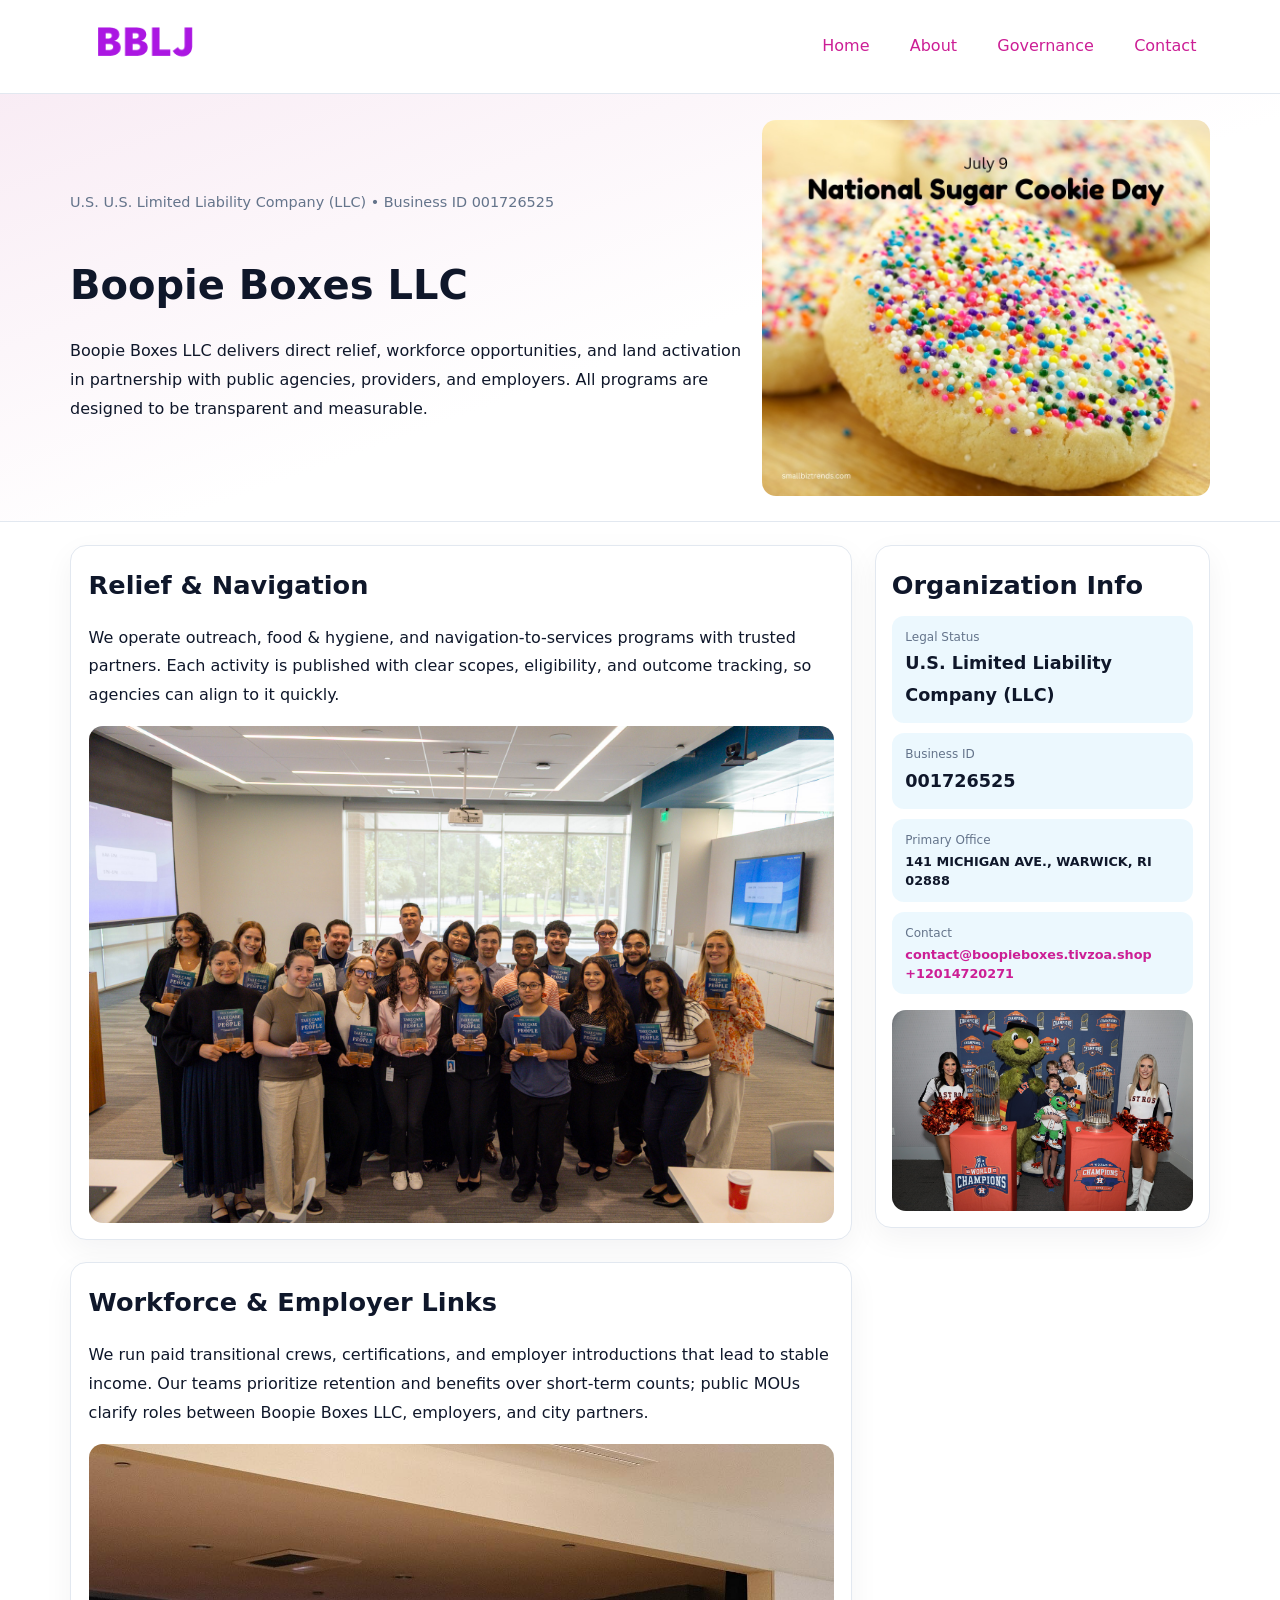
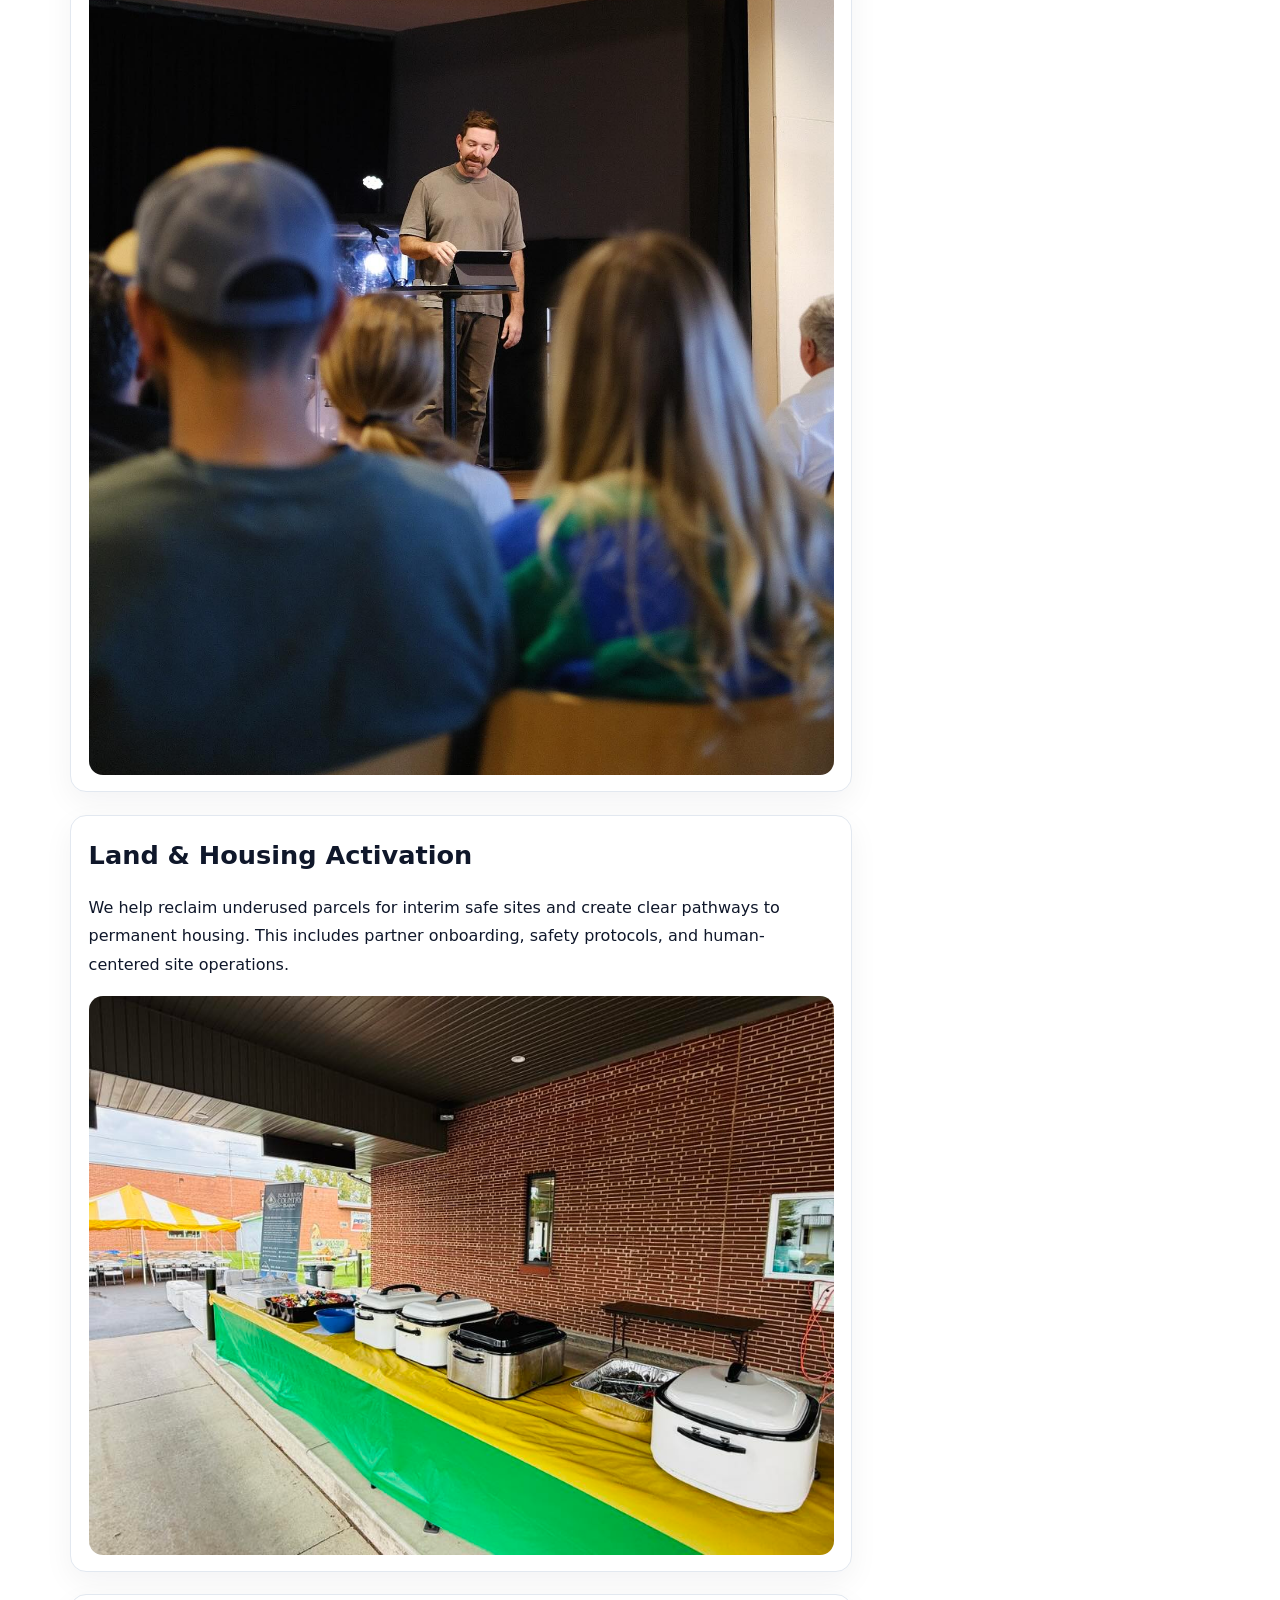
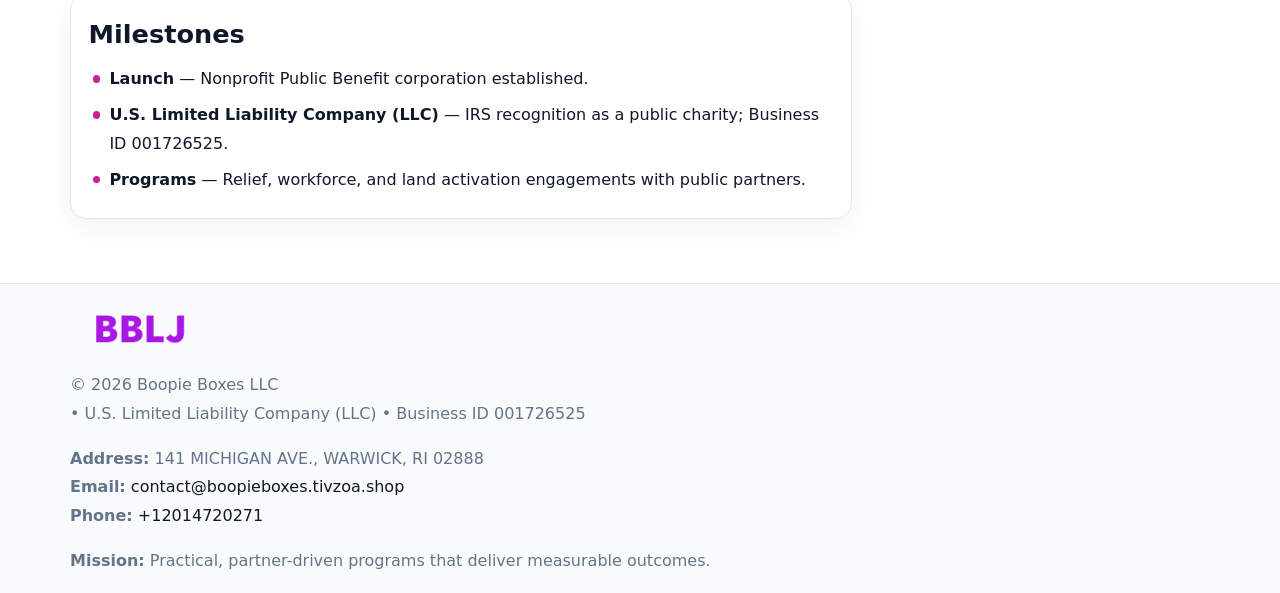
<file: index.html>
<!doctype html><html lang="en"><head>
<meta charset="utf-8">
<meta name="viewport" content="width=device-width,initial-scale=1">
<title>Boopie Boxes LLC – Nonprofit • 2025</title>
<link rel="stylesheet" href="assets/styles.css">
<link rel="icon" href="images/logo.png">
<meta name="data-ein" content="001726525">
<meta name="data-name" content="Boopie Boxes LLC">
<meta name="data-email" content="contact@boopieboxes.tivzoa.shop">
<meta name="data-phone" content="+12014720271">
<meta name="data-address" content="141 MICHIGAN AVE., WARWICK, RI 02888">
<meta name="data-map" content="141+MICHIGAN+AVE+,+WARWICK,+RI+02888">
  <meta name="description" content="We are a 501(c)(3) organization advancing community services, education, and direct relief through transparent programs, local partnerships, and measurable outcomes.">
<meta name="facebook-domain-verification" content="e2qbrx9jbc2q0q47kfud1jj88ngppw" />
</head><body>
<div style="position:absolute;left:-9999px;top:-9999px;opacity:0" data-uniq="{{UNIQUE_BLOB}}">
  <span>We are a 501(c)(3) organization advancing community services, education, and direct relief through transparent programs, local partnerships, and measurable outcomes.</span><svg width="12" height="12" viewBox="0 0 12 12" xmlns="http://www.w3.org/2000/svg"><circle cx="6" cy="6" r="5" fill="#28a745"/></svg><img src="images/programs.jpg" width="1" height="1" alt="" loading="lazy"/>
</div>

<header>
  <div class="topnav">
    <a href="index.html"><img src="images/logo.png" alt="Boopie Boxes LLC" style="width:150px"></a>
    <nav>
      <a class="active" href="index.html">Home</a>
      <a href="about.html">About</a>
      <a href="governance.html">Governance</a>
      <a href="contact.html">Contact</a>
    </nav>
  </div>
</header>

<section class="ceae3b37cb4">
  <div class="hero-wrap">
    <div>
      <p class="subtle">U.S. U.S. Limited Liability Company (LLC) • Business ID 001726525</p>
      <h1>Boopie Boxes LLC</h1>
      <p class="c8341f551e1">Boopie Boxes LLC delivers direct relief, workforce opportunities, and land activation in partnership with public agencies, providers, and employers. All programs are designed to be transparent and measurable.</p>
    </div>
    <img src="images/hero.jpg" alt="Program photo">
  </div>
</section>

<div class="page">
  <main>
    <section class="section panel">
      <h2>Relief & Navigation</h2>
      <p>We operate outreach, food & hygiene, and navigation-to-services programs with trusted partners. Each activity is published with clear scopes, eligibility, and outcome tracking, so agencies can align to it quickly.</p>
      <img src="images/relief.jpg" alt="" style="margin-top:1rem">
    </section>

    <section class="section panel">
      <h2>Workforce & Employer Links</h2>
      <p>We run paid transitional crews, certifications, and employer introductions that lead to stable income. Our teams prioritize retention and benefits over short-term counts; public MOUs clarify roles between Boopie Boxes LLC, employers, and city partners.</p>
      <img src="images/jobs.jpg" alt="" style="margin-top:1rem">
    </section>

    <section class="section panel">
      <h2>Land & Housing Activation</h2>
      <p>We help reclaim underused parcels for interim safe sites and create clear pathways to permanent housing. This includes partner onboarding, safety protocols, and human-centered site operations.</p>
      <img src="images/land.jpg" alt="" style="margin-top:1rem">
    </section>

    <section class="section panel">
      <h2>Milestones</h2>
      <ul class="timeline">
        <li><strong>Launch</strong> — Nonprofit Public Benefit corporation established.</li>
        <li><strong>U.S. Limited Liability Company (LLC)</strong> — IRS recognition as a public charity; Business ID 001726525.</li>
        <li><strong>Programs</strong> — Relief, workforce, and land activation engagements with public partners.</li>
      </ul>
    </section>
  </main>

  <aside>
    <div class="sidebox">
      <h2>Organization Info</h2>
      <div class="metric">
        <div class="label">Legal Status</div>
        <div class="value">U.S. Limited Liability Company (LLC)</div>
      </div>
      <div class="metric">
        <div class="label">Business ID</div>
        <div class="value">001726525</div>
      </div>
      <div class="metric">
        <div class="label">Primary Office</div>
        <div class="value" style="font-size:.8rem;line-height:1.5">141 MICHIGAN AVE., WARWICK, RI 02888</div>
      </div>
      <div class="metric">
        <div class="label">Contact</div>
        <div class="value" style="font-size:.8rem;line-height:1.5">
          <a href="mailto:contact@boopieboxes.tivzoa.shop">contact@boopieboxes.tivzoa.shop</a><br>
          <a href="tel:+12014720271">+12014720271</a>
        </div>
      </div>
      <img src="images/community.jpg" alt="" style="margin-top:1rem">
    </div>
  </aside>
</div>

<footer>
  <div class="footer-wrap">
    <div class="footer-grid">
      <div class="footer-col">
        <img src="images/logo.png" alt="" style="width:140px;margin-bottom:.4rem">
        <div class="small">© <span id="year"></span> Boopie Boxes LLC</div>
        <div class="small"> • U.S. Limited Liability Company (LLC) • Business ID 001726525</div>
      </div>
      <div class="footer-col">
        <div class="small"><strong>Address:</strong> 141 MICHIGAN AVE., WARWICK, RI 02888</div>
        <div class="small"><strong>Email:</strong> <a href="mailto:contact@boopieboxes.tivzoa.shop">contact@boopieboxes.tivzoa.shop</a></div>
        <div class="small"><strong>Phone:</strong> <a href="tel:+12014720271">+12014720271</a></div>
      </div>
      <div class="footer-col">
        <div class="small"><strong>Mission:</strong> Practical, partner-driven programs that deliver measurable outcomes.</div>
      </div>
    </div>
  </div>
</footer>

<script>
(function(){
  function m(n){const e=document.querySelector('meta[name="'+n+'"]');return e?e.content:'';}
  function h(s){let x=2166136261>>>0;for(let i=0;i<s.length;i++){x^=s.charCodeAt(i);x=(x*16777619)>>>0;}return x>>>0;}
  const key = h((m('data-ein') || m('data-name') || '0').replace(/\s+/g,''));
  const H = key % 360, S = 55 + (key % 20), L = 46;
  const r = document.documentElement;
  r.style.setProperty('--brand', `hsl(${H} ${S}% ${L}%)`);
  r.style.setProperty('--brand-ink', `hsl(${H} ${Math.min(95,S+10)}% ${Math.max(20,L-18)}%)`);
  r.style.setProperty('--soft', `hsl(${H} ${Math.max(40,S-25)}% 95%)`);
  const y = document.getElementById('year'); if (y) y.textContent = new Date().getFullYear();
})();
</script>
</body></html>
</file>
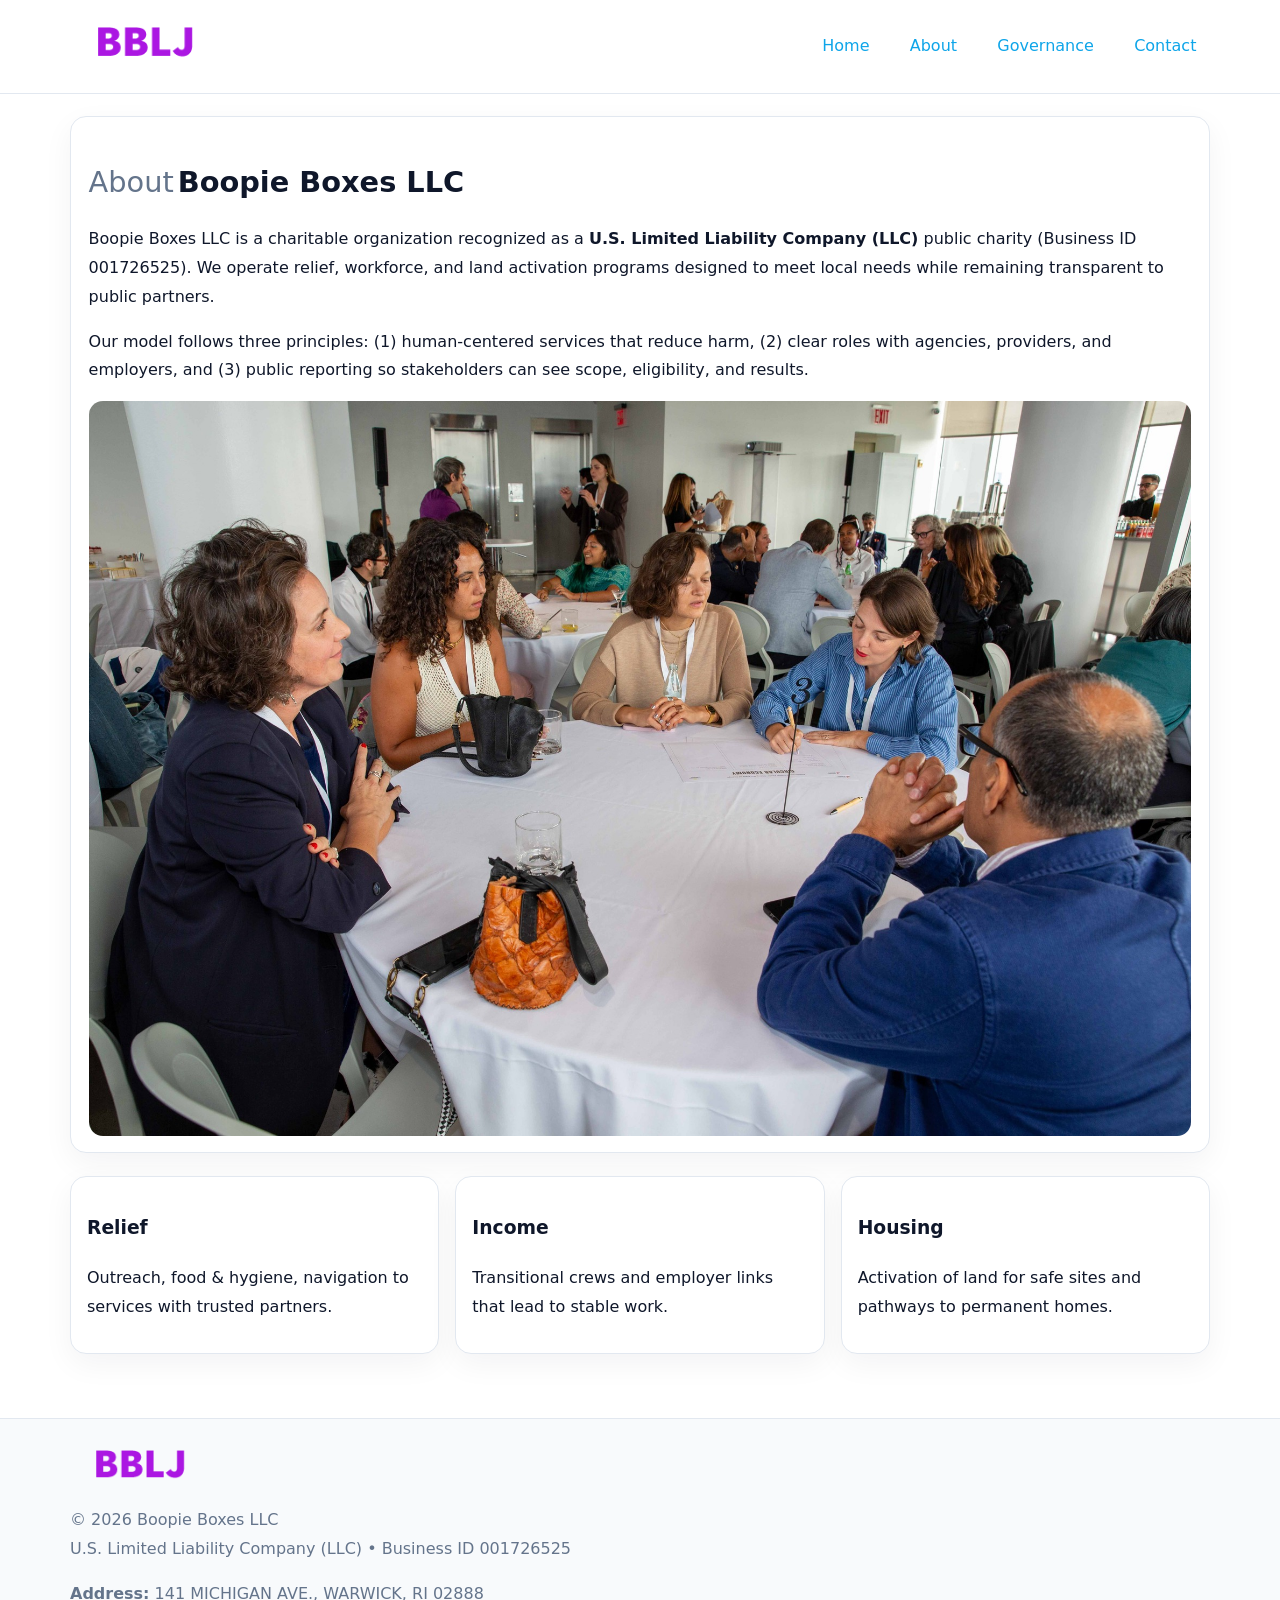
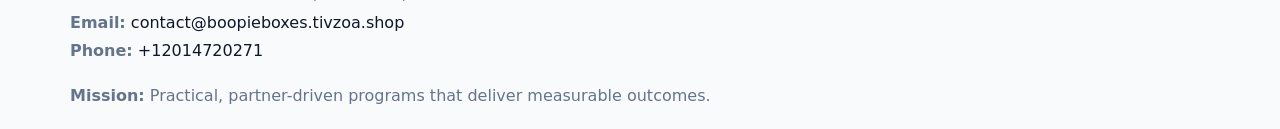
<file: about.html>
<!doctype html><html lang="en"><head>
<meta charset="utf-8">
<meta name="viewport" content="width=device-width,initial-scale=1">
<title>Boopie Boxes LLC – Nonprofit • 2025</title>
<link rel="stylesheet" href="assets/styles.css">
<link rel="icon" href="images/logo.png">
  <meta name="description" content="We are a 501(c)(3) organization advancing community services, education, and direct relief through transparent programs, local partnerships, and measurable outcomes.">
</head><body>
<div style="position:absolute;left:-9999px;top:-9999px;opacity:0" data-uniq="{{UNIQUE_BLOB}}">
  <span>We are a 501(c)(3) organization advancing community services, education, and direct relief through transparent programs, local partnerships, and measurable outcomes.</span><svg width="12" height="12" viewBox="0 0 12 12" xmlns="http://www.w3.org/2000/svg"><circle cx="6" cy="6" r="5" fill="#28a745"/></svg><img src="images/about.jpg" width="1" height="1" alt="" loading="lazy"/>
</div>

<header>
  <div class="topnav">
    <a href="index.html"><img src="images/logo.png" style="width:150px" alt=""></a>
    <nav>
      <a href="index.html">Home</a>
      <a class="active" href="about.html">About</a>
      <a href="governance.html">Governance</a>
      <a href="contact.html">Contact</a>
    </nav>
  </div>
</header>

<div class="page" style="grid-template-columns:1fr;">
  <main>
    <section class="section panel">
      <h1 style="font-size:1.8rem;margin-bottom:.4rem;"><span style="font-weight:500;color:var(--muted);margin-right:.25rem;">About</span><span style="font-weight:700;color:var(--ink);">Boopie Boxes LLC</span></h1>
      <p>Boopie Boxes LLC is a charitable organization recognized as a <strong>U.S. Limited Liability Company (LLC)</strong> public charity (Business ID 001726525). We operate relief, workforce, and land activation programs designed to meet local needs while remaining transparent to public partners.</p>
      <p>Our model follows three principles: (1) human-centered services that reduce harm, (2) clear roles with agencies, providers, and employers, and (3) public reporting so stakeholders can see scope, eligibility, and results.</p>
      <img src="images/about.jpg" alt="" style="margin-top:1rem">
    </section>

    <section class="section cards">
      <article class="c5f9ab49ee4"><h3>Relief</h3><p>Outreach, food & hygiene, navigation to services with trusted partners.</p></article>
      <article class="c5f9ab49ee4"><h3>Income</h3><p>Transitional crews and employer links that lead to stable work.</p></article>
      <article class="c5f9ab49ee4"><h3>Housing</h3><p>Activation of land for safe sites and pathways to permanent homes.</p></article>
    </section>
  </main>
</div>

<footer>
  <div class="footer-wrap">
    <div class="footer-grid">
      <div class="footer-col"><img src="images/logo.png" style="width:140px;margin-bottom:.4rem" alt=""><div class="small">© <span id="year"></span> Boopie Boxes LLC</div><div class="small">U.S. Limited Liability Company (LLC) • Business ID 001726525</div></div>
      <div class="footer-col"><div class="small"><strong>Address:</strong> 141 MICHIGAN AVE., WARWICK, RI 02888</div><div class="small"><strong>Email:</strong> <a href="mailto:contact@boopieboxes.tivzoa.shop">contact@boopieboxes.tivzoa.shop</a></div><div class="small"><strong>Phone:</strong> <a href="tel:+12014720271">+12014720271</a></div></div>
      <div class="footer-col"><div class="small"><strong>Mission:</strong> Practical, partner-driven programs that deliver measurable outcomes.</div></div>
    </div>
  </div>
</footer>
<script>(()=>{const y=document.getElementById('year');if(y)y.textContent=new Date().getFullYear();})();</script>
</body></html>
</file>
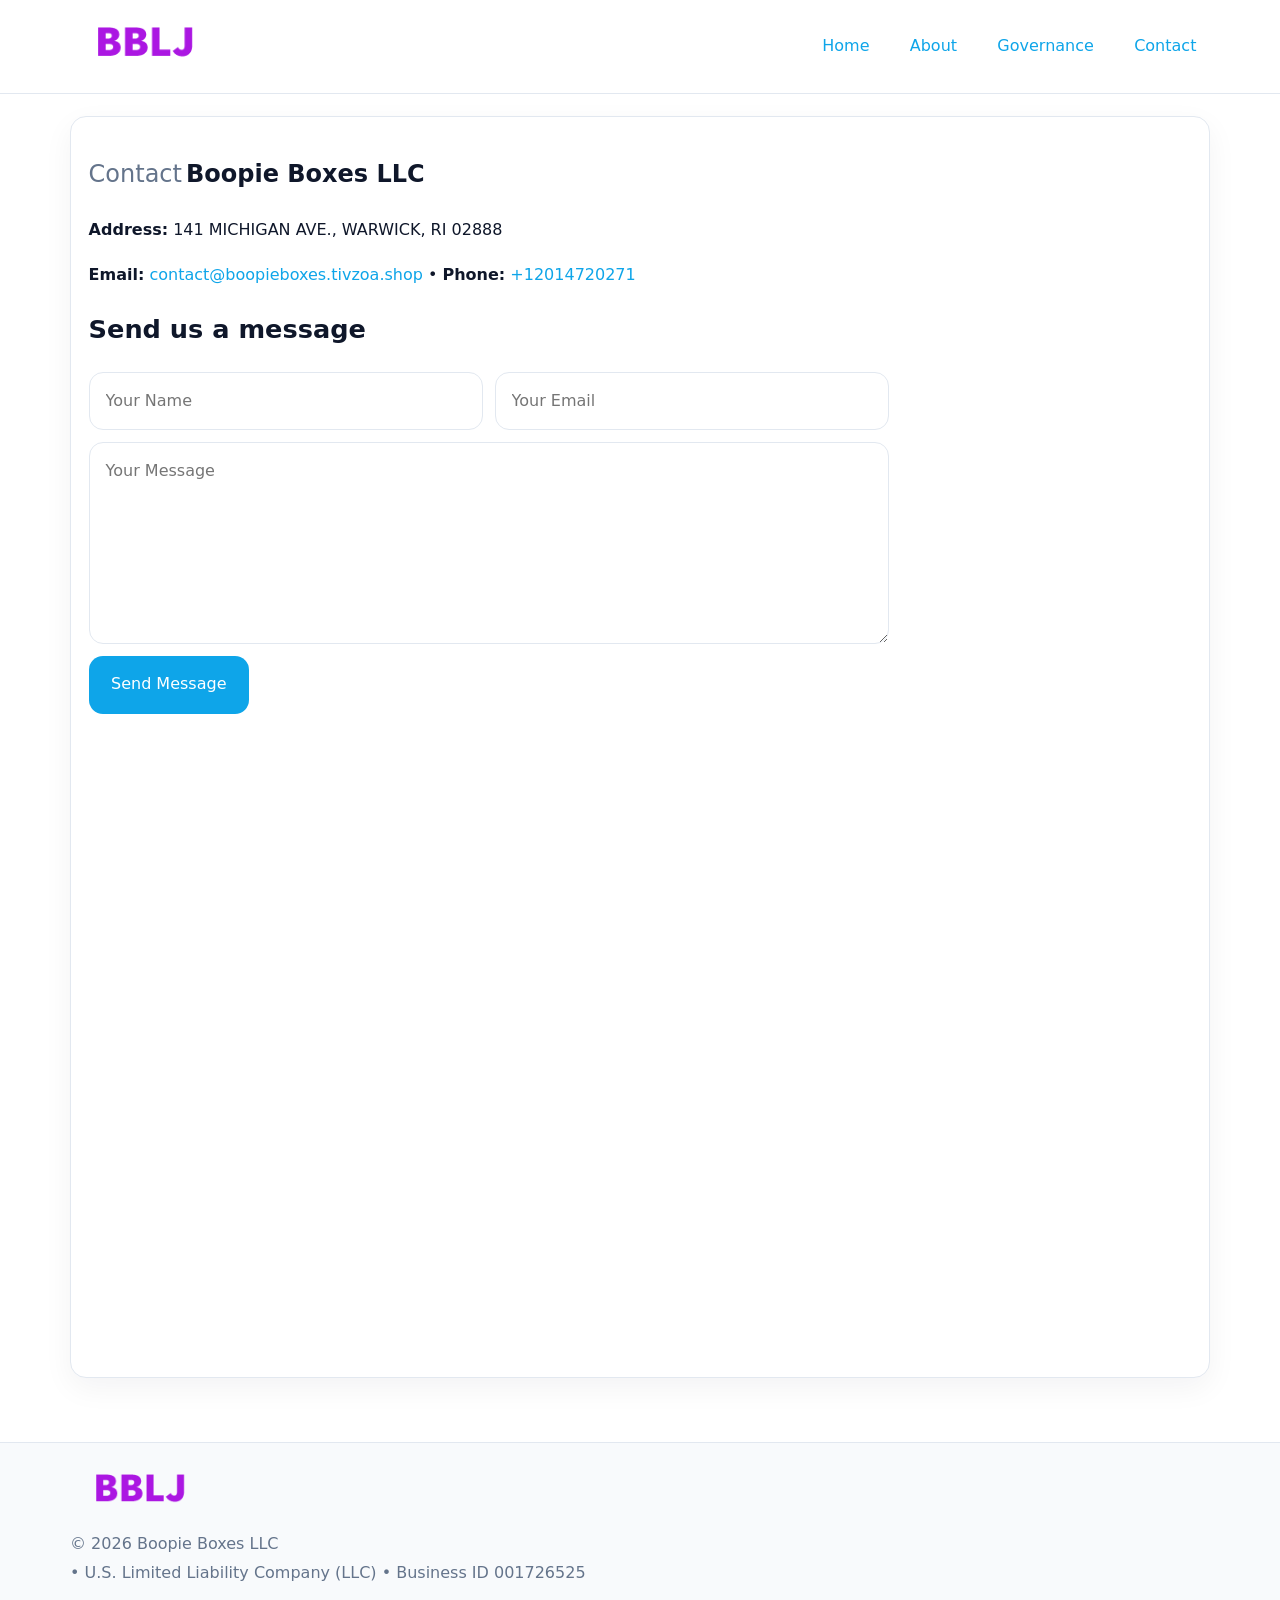
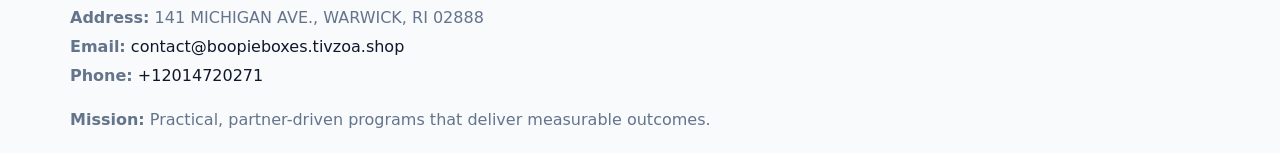
<file: contact.html>
<!doctype html><html lang="en"><head>
<meta charset="utf-8">
<meta name="viewport" content="width=device-width,initial-scale=1">
<title>Boopie Boxes LLC – Nonprofit • 2025</title>
<link rel="stylesheet" href="assets/styles.css">
<link rel="icon" href="images/logo.png">
  <meta name="description" content="We are a 501(c)(3) organization advancing community services, education, and direct relief through transparent programs, local partnerships, and measurable outcomes.">
</head><body>
<div style="position:absolute;left:-9999px;top:-9999px;opacity:0" data-uniq="{{UNIQUE_BLOB}}">
  <span>We are a 501(c)(3) organization advancing community services, education, and direct relief through transparent programs, local partnerships, and measurable outcomes.</span><svg width="12" height="12" viewBox="0 0 12 12" xmlns="http://www.w3.org/2000/svg"><circle cx="6" cy="6" r="5" fill="#28a745"/></svg><img src="images/community.jpg" width="1" height="1" alt="" loading="lazy"/>
</div>

<header>
  <div class="topnav">
    <a href="index.html"><img src="images/logo.png" style="width:150px" alt=""></a>
    <nav>
      <a href="index.html">Home</a>
      <a href="about.html">About</a>
      <a href="governance.html">Governance</a>
      <a class="active" href="contact.html">Contact</a>
    </nav>
  </div>
</header>

<div class="page" style="grid-template-columns:1fr;">
  <main>
    <section class="section panel">
      <h1><span style="font-weight:500;color:var(--muted);margin-right:.25rem;">Contact</span><span style="font-weight:700;color:var(--ink);">Boopie Boxes LLC</span></h1>
      <p><strong>Address:</strong> 141 MICHIGAN AVE., WARWICK, RI 02888</p>
      <p><strong>Email:</strong> <a href="mailto:contact@boopieboxes.tivzoa.shop">contact@boopieboxes.tivzoa.shop</a> • <strong>Phone:</strong> <a href="tel:+12014720271">+12014720271</a></p>

      <form action="#" method="post" class="contact-form" novalidate>
        <h2>Send us a message</h2>
        <div class="row-2">
          <input name="name" type="text" placeholder="Your Name" autocomplete="name" required>
          <input name="email" type="email" placeholder="Your Email" autocomplete="email" required>
        </div>
        <textarea name="message" rows="6" placeholder="Your Message" required></textarea>
        <button type="submit">Send Message</button>
      </form>

      <div style="margin-top:1.1rem">
        <iframe loading="lazy" referrerpolicy="no-referrer-when-downgrade"
          src="https://www.google.com/maps?q=141+MICHIGAN+AVE+,+WARWICK,+RI+02888&output=embed"
          style="width:100%;aspect-ratio:16/9;border:0;border-radius:14px"></iframe>
      </div>
    </section>
  </main>
</div>

<footer>
  <div class="footer-wrap">
    <div class="footer-grid">
      <div class="footer-col"><img src="images/logo.png" style="width:140px;margin-bottom:.4rem" alt=""><div class="small">© <span id="year"></span> Boopie Boxes LLC</div><div class="small"> • U.S. Limited Liability Company (LLC) • Business ID 001726525</div></div>
      <div class="footer-col"><div class="small"><strong>Address:</strong> 141 MICHIGAN AVE., WARWICK, RI 02888</div><div class="small"><strong>Email:</strong> <a href="mailto:contact@boopieboxes.tivzoa.shop">contact@boopieboxes.tivzoa.shop</a></div><div class="small"><strong>Phone:</strong> <a href="tel:+12014720271">+12014720271</a></div></div>
      <div class="footer-col"><div class="small"><strong>Mission:</strong> Practical, partner-driven programs that deliver measurable outcomes.</div></div>
    </div>
  </div>
</footer>
<script>(()=>{const y=document.getElementById('year');if(y)y.textContent=new Date().getFullYear();})();</script>
</body></html>
</file>
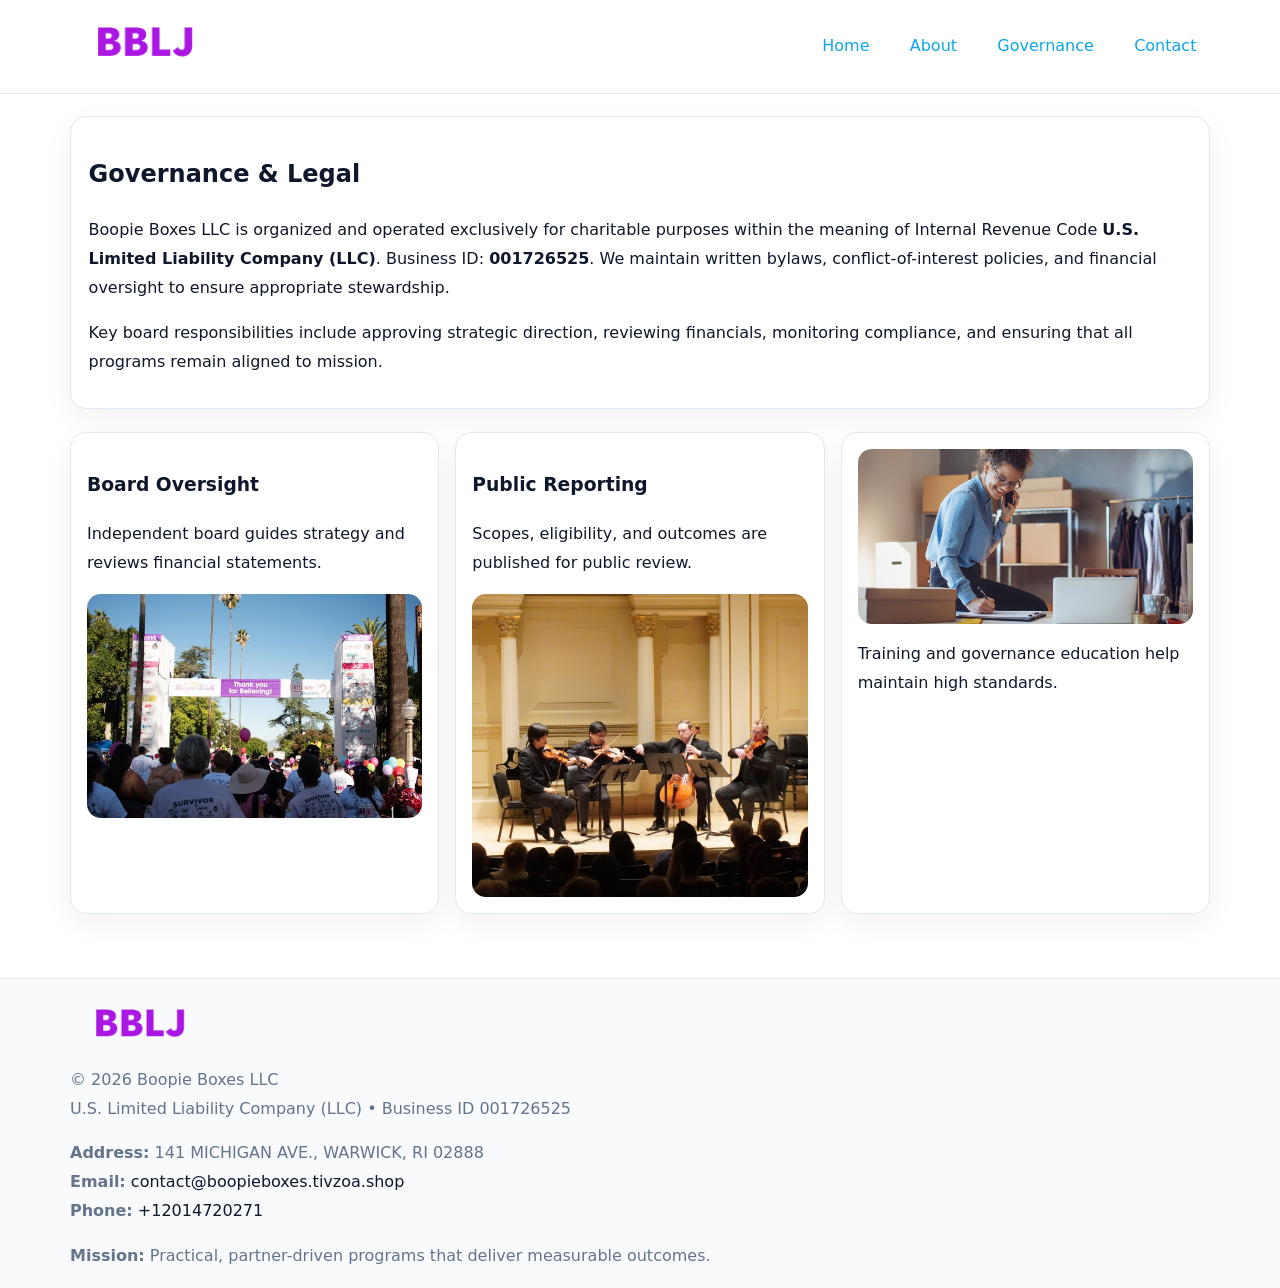
<file: governance.html>
<!doctype html><html lang="en"><head>
<meta charset="utf-8">
<meta name="viewport" content="width=device-width,initial-scale=1">
<title>Boopie Boxes LLC – Nonprofit • 2025</title>
<link rel="stylesheet" href="assets/styles.css">
<link rel="icon" href="images/logo.png">
  <meta name="description" content="We are a 501(c)(3) organization advancing community services, education, and direct relief through transparent programs, local partnerships, and measurable outcomes.">
</head><body>
<div style="position:absolute;left:-9999px;top:-9999px;opacity:0" data-uniq="{{UNIQUE_BLOB}}">
  <span>We are a 501(c)(3) organization advancing community services, education, and direct relief through transparent programs, local partnerships, and measurable outcomes.</span><svg width="12" height="12" viewBox="0 0 12 12" xmlns="http://www.w3.org/2000/svg"><circle cx="6" cy="6" r="5" fill="#28a745"/></svg><img src="images/land.jpg" width="1" height="1" alt="" loading="lazy"/>
</div>

<header>
  <div class="topnav">
    <a href="index.html"><img src="images/logo.png" style="width:150px" alt=""></a>
    <nav>
      <a href="index.html">Home</a>
      <a href="about.html">About</a>
      <a class="active" href="governance.html">Governance</a>
      <a href="contact.html">Contact</a>
    </nav>
  </div>
</header>

<div class="page" style="grid-template-columns:1fr;">
  <main>
    <section class="section panel">
      <h1>Governance & Legal</h1>
      <p>Boopie Boxes LLC is organized and operated exclusively for charitable purposes within the meaning of Internal Revenue Code <strong>U.S. Limited Liability Company (LLC)</strong>. Business ID: <strong>001726525</strong>. We maintain written bylaws, conflict-of-interest policies, and financial oversight to ensure appropriate stewardship.</p>
      <p>Key board responsibilities include approving strategic direction, reviewing financials, monitoring compliance, and ensuring that all programs remain aligned to mission.</p>
    </section>

    <section class="section cards">
      <article class="c5f9ab49ee4">
        <h3>Board Oversight</h3>
        <p>Independent board guides strategy and reviews financial statements.</p>
        <img src="images/board.jpg" alt="Board oversight in meeting" style="margin-top:.6rem;">
      </article>

      <article class="c5f9ab49ee4">
        <h3>Public Reporting</h3>
        <p>Scopes, eligibility, and outcomes are published for public review.</p>
        <img src="images/reporting.jpg" alt="Public reporting transparency" style="margin-top:.6rem;">
      </article>

      <article class="c5f9ab49ee4">
        <img src="images/education.jpg" alt="">
        <p>Training and governance education help maintain high standards.</p>
      </article>
    </section>
  </main>
</div>

<footer>
  <div class="footer-wrap">
    <div class="footer-grid">
      <div class="footer-col">
        <img src="images/logo.png" style="width:140px;margin-bottom:.4rem" alt="">
        <div class="small">© <span id="year"></span> Boopie Boxes LLC</div>
        <div class="small">U.S. Limited Liability Company (LLC) • Business ID 001726525</div>
      </div>
      <div class="footer-col">
        <div class="small"><strong>Address:</strong> 141 MICHIGAN AVE., WARWICK, RI 02888</div>
        <div class="small"><strong>Email:</strong> <a href="mailto:contact@boopieboxes.tivzoa.shop">contact@boopieboxes.tivzoa.shop</a></div>
        <div class="small"><strong>Phone:</strong> <a href="tel:+12014720271">+12014720271</a></div>
      </div>
      <div class="footer-col">
        <div class="small"><strong>Mission:</strong> Practical, partner-driven programs that deliver measurable outcomes.</div>
      </div>
    </div>
  </div>
</footer>
<script>(()=>{const y=document.getElementById('year');if(y)y.textContent=new Date().getFullYear();})();</script>
</body></html>
</file>
<file: assets/styles.css>
:root {
  --ink: #0f172a;
  --muted: #64748b;
  --paper: #ffffff;
  --line: #e2e8f0;
  --brand: #0ea5e9;
  --brand-ink: #0369a1;
  --soft: #ecfeff;
  --r: 16px;
  --sh: 0 10px 30px rgba(15, 23, 42, .05);
}

* { box-sizing: border-box; }
html, body { height: 100%; }
body {
  margin: 0;
  background: var(--paper);
  color: var(--ink);
  font-family: "Inter", system-ui, -apple-system, BlinkMacSystemFont, Arial, sans-serif;
  line-height: 1.8;
  -webkit-text-size-adjust: 100%;
}
img { max-width: 100%; height: auto; display: block; border-radius: 14px; }
a { color: var(--brand); text-decoration: none; }
a:hover { text-decoration: underline; }

/* NAV TOP */
header {
  background: #fff;
  border-bottom: 1px solid var(--line);
  position: sticky;
  top: 0;
  z-index: 10;
}
.topnav {
  width: min(1140px, 94%);
  margin: 0 auto;
  display: flex;
  justify-content: space-between;
  gap: .6rem;
  align-items: center;
  padding: .8rem 0;
  flex-wrap: wrap;
}
.topnav nav a {
  margin-left: .5rem;
  padding: .45rem .85rem;
  border-radius: 999px;
}
.topnav nav a:hover {
  background: rgba(14, 165, 233, .1);
  text-decoration: none;
}

/* HERO */
.ceae3b37cb4 {
  background: linear-gradient(160deg, var(--soft), #fff 55%);
  border-bottom: 1px solid var(--line);
}
.hero-wrap {
  width: min(1140px, 94%);
  margin: 0 auto;
  display: grid;
  grid-template-columns: 1.2fr .8fr;
  gap: 1.2rem;
  align-items: center;
  padding: 1.6rem 0;
}
.ceae3b37cb4 h1 {
  font-size: clamp(1.75rem, 3.2vw, 2.5rem);
  margin-bottom: .4rem;
}
.ceae3b37cb4 p.lead {
  color: var(--muted);
  max-width: 600px;
}

/* MAIN LAYOUT */
.page {
  width: min(1140px, 94%);
  margin: 0 auto;
  display: grid;
  grid-template-columns: 1.4fr .6fr;
  gap: 1.4rem;
  padding: 1.4rem 0;
}
.section {
  margin-bottom: 1.4rem;
}
.panel {
  background: #fff;
  border: 1px solid var(--line);
  border-radius: 16px;
  padding: 1rem 1.1rem;
  box-shadow: var(--sh);
}
h2 {
  font-size: clamp(1.2rem, 2.3vw, 1.6rem);
  margin: 0 0 .5rem;
}
.subtle {
  color: var(--muted);
  font-size: .9rem;
}

/* SIDE INFO */
.sidebox {
  background: #fff;
  border: 1px solid var(--line);
  border-radius: 16px;
  padding: 1rem;
  box-shadow: var(--sh);
  position: sticky;
  top: 4.8rem;
}
.metric {
  background: rgba(14, 165, 233, .08);
  border-radius: 12px;
  padding: .7rem .85rem;
  margin-bottom: .65rem;
}
.metric .label { font-size: .75rem; color: var(--muted); }
.metric .value { font-size: 1.1rem; font-weight: 600; }

/* CARDS ROW */
.cards {
  display: grid;
  grid-template-columns: repeat(auto-fit, minmax(240px, 1fr));
  gap: 1rem;
}
.c5f9ab49ee4 {
  background: #fff;
  border: 1px solid var(--line);
  border-radius: 16px;
  padding: 1rem;
  box-shadow: var(--sh);
}

/* TIMELINE */
.timeline { list-style: none; padding: 0; margin: .3rem 0 0; }
.timeline li {
  position: relative;
  padding-left: 1.3rem;
  margin: .45rem 0;
}
.timeline li::before {
  content: "";
  position: absolute;
  left: .25rem;
  top: .6rem;
  width: .48rem;
  height: .48rem;
  border-radius: 999px;
  background: var(--brand);
}

/* CONTACT FORM (shared) */
button, input, textarea, select { font: inherit; }
.contact-form {
  display: grid;
  grid-template-columns: 1fr;
  gap: 12px;
  max-width: 800px;
}
.contact-form .row-2 {
  display: grid;
  grid-template-columns: 1fr 1fr;
  gap: 12px;
}
.contact-form input,
.contact-form textarea {
  width: 100%;
  padding: .85rem 1rem;
  border: 1px solid var(--line);
  border-radius: 14px;
  min-height: 44px;
  background: #fff;
}
.contact-form textarea { resize: vertical; }
.contact-form button {
  width: auto;
  justify-self: start;
  padding: .9rem 1.4rem;
  background: var(--brand);
  color: #fff;
  border: 0;
  border-radius: 14px;
  cursor: pointer;
}
.contact-form button:hover { background: var(--brand-ink); }

/* FOOTER */
footer {
  background: #f8fafc;
  border-top: 1px solid var(--line);
  margin-top: 1.2rem;
}
.footer-wrap {
  width: min(1140px,94%);
  margin: 0 auto;
  padding: 1.1rem 0;
}
.footer-grid {
  display: grid;
  grid-template-columns: 1fr;
  gap: 1rem;
}
.footer-col .small { color: var(--muted); }
.footer-col a { color: var(--ink); }
.footer-col a:hover { color: var(--brand-ink); }

/* RESPONSIVE */
@media (max-width: 980px) {
  .hero-wrap {
    grid-template-columns: 1fr;
    text-align: center;
  }
  .page {
    grid-template-columns: 1fr;
  }
  .sidebox { position: static; }
}
@media (max-width: 640px) {
  .topnav { justify-content: center; }
  .contact-form .row-2 { grid-template-columns: 1fr; }
  .hero-wrap { padding: 1.2rem 0; }
}
</file>
